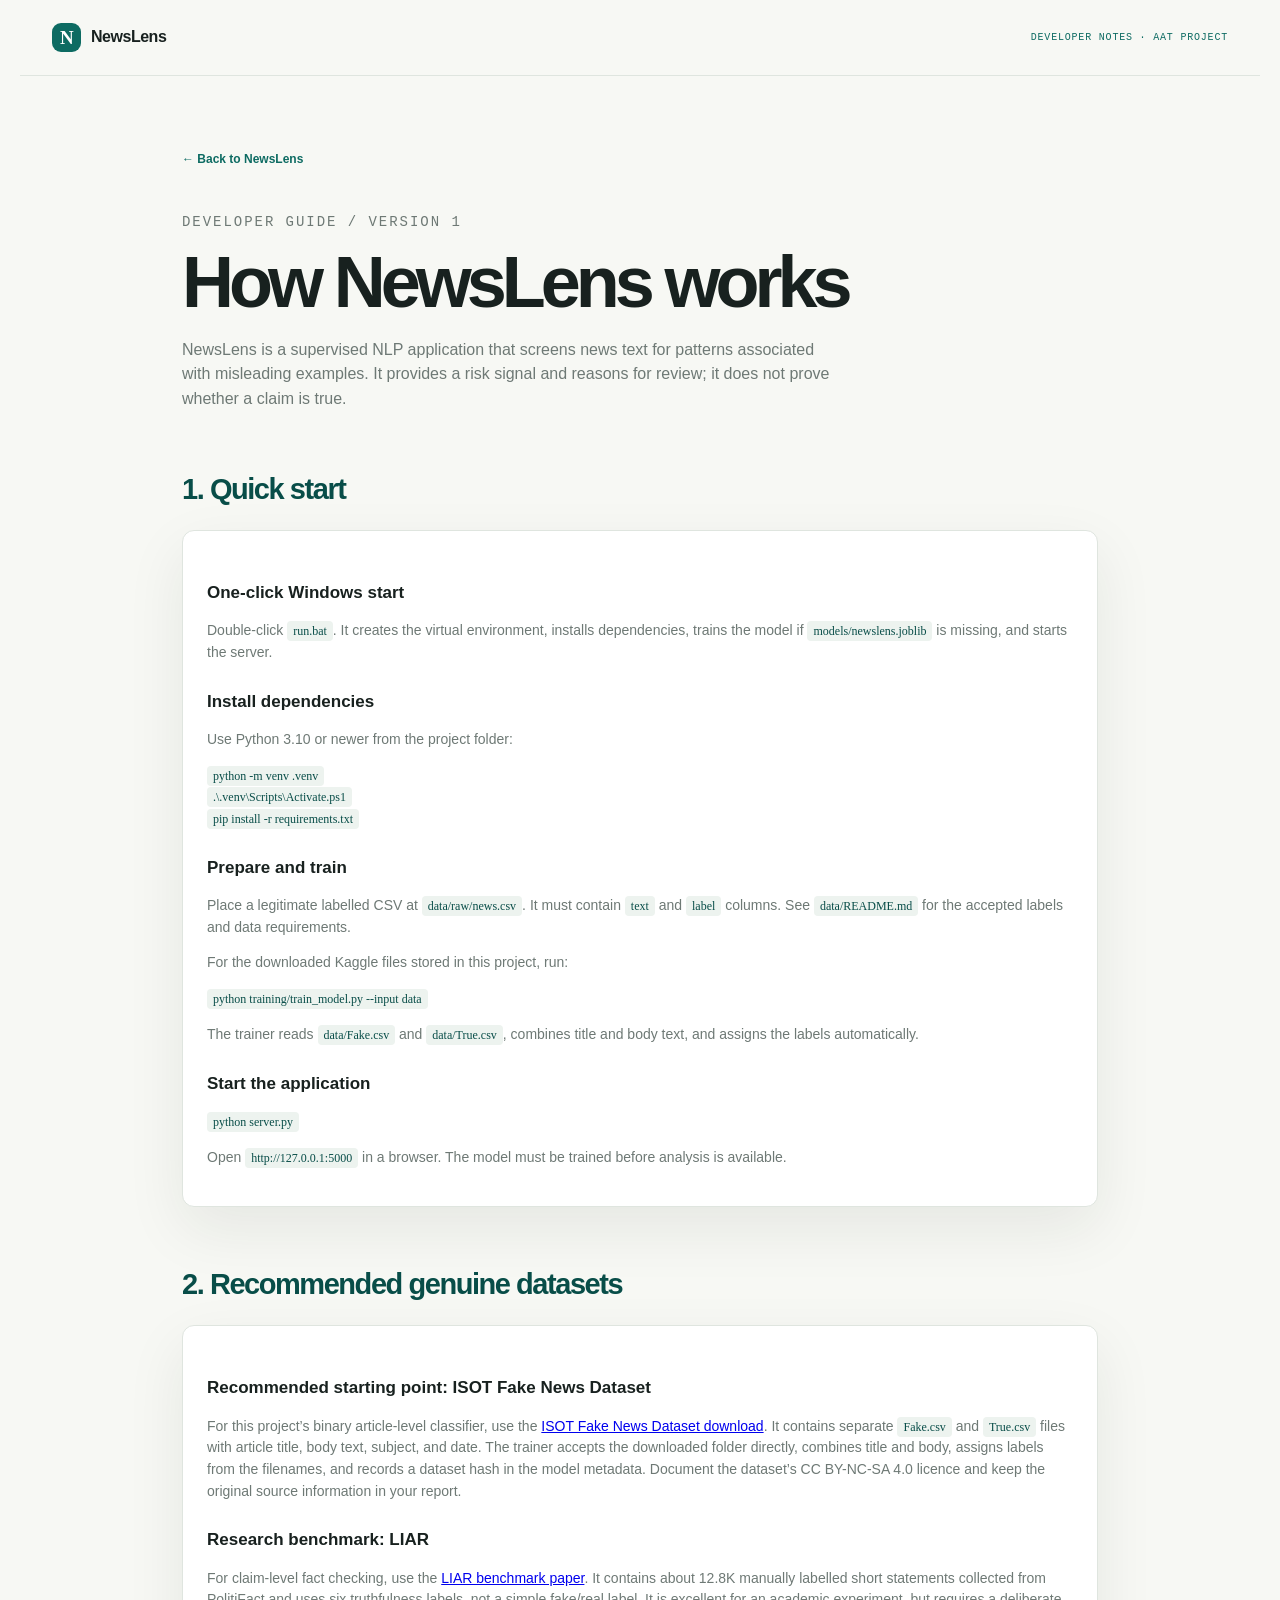
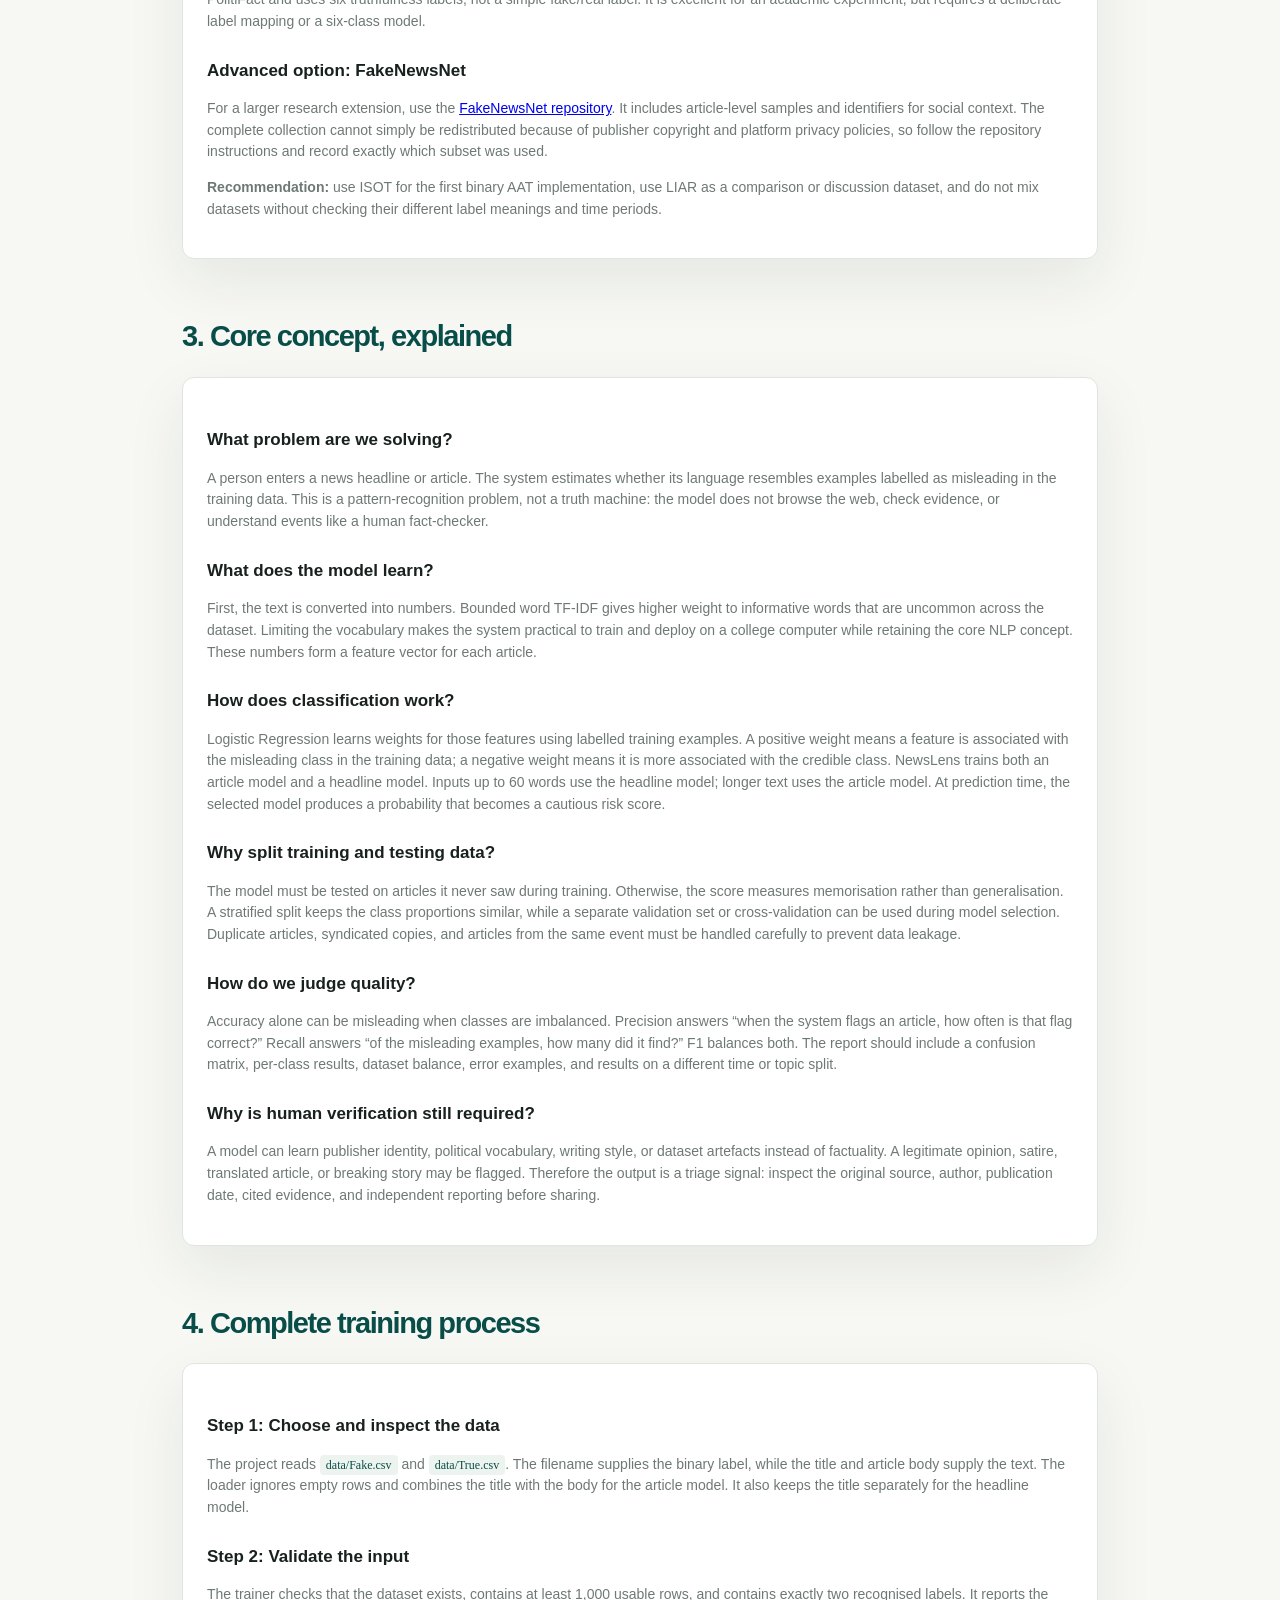
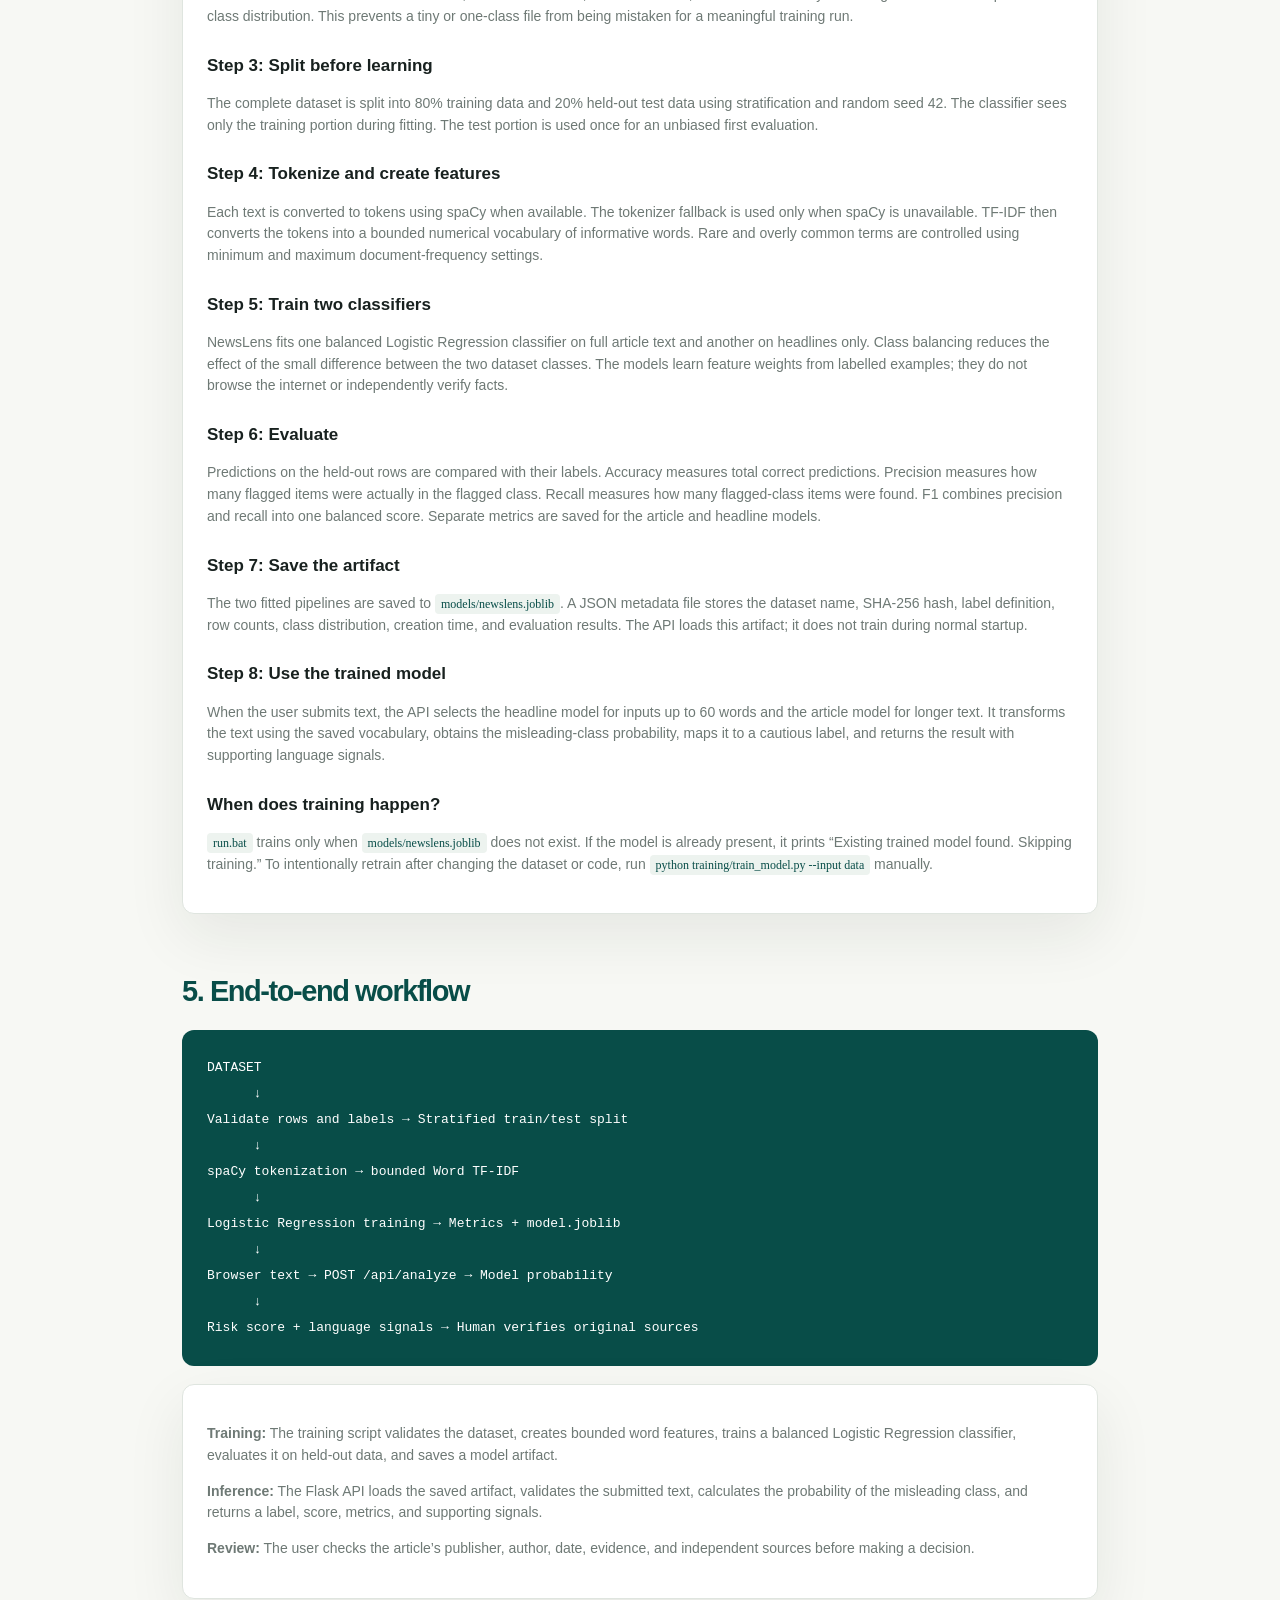
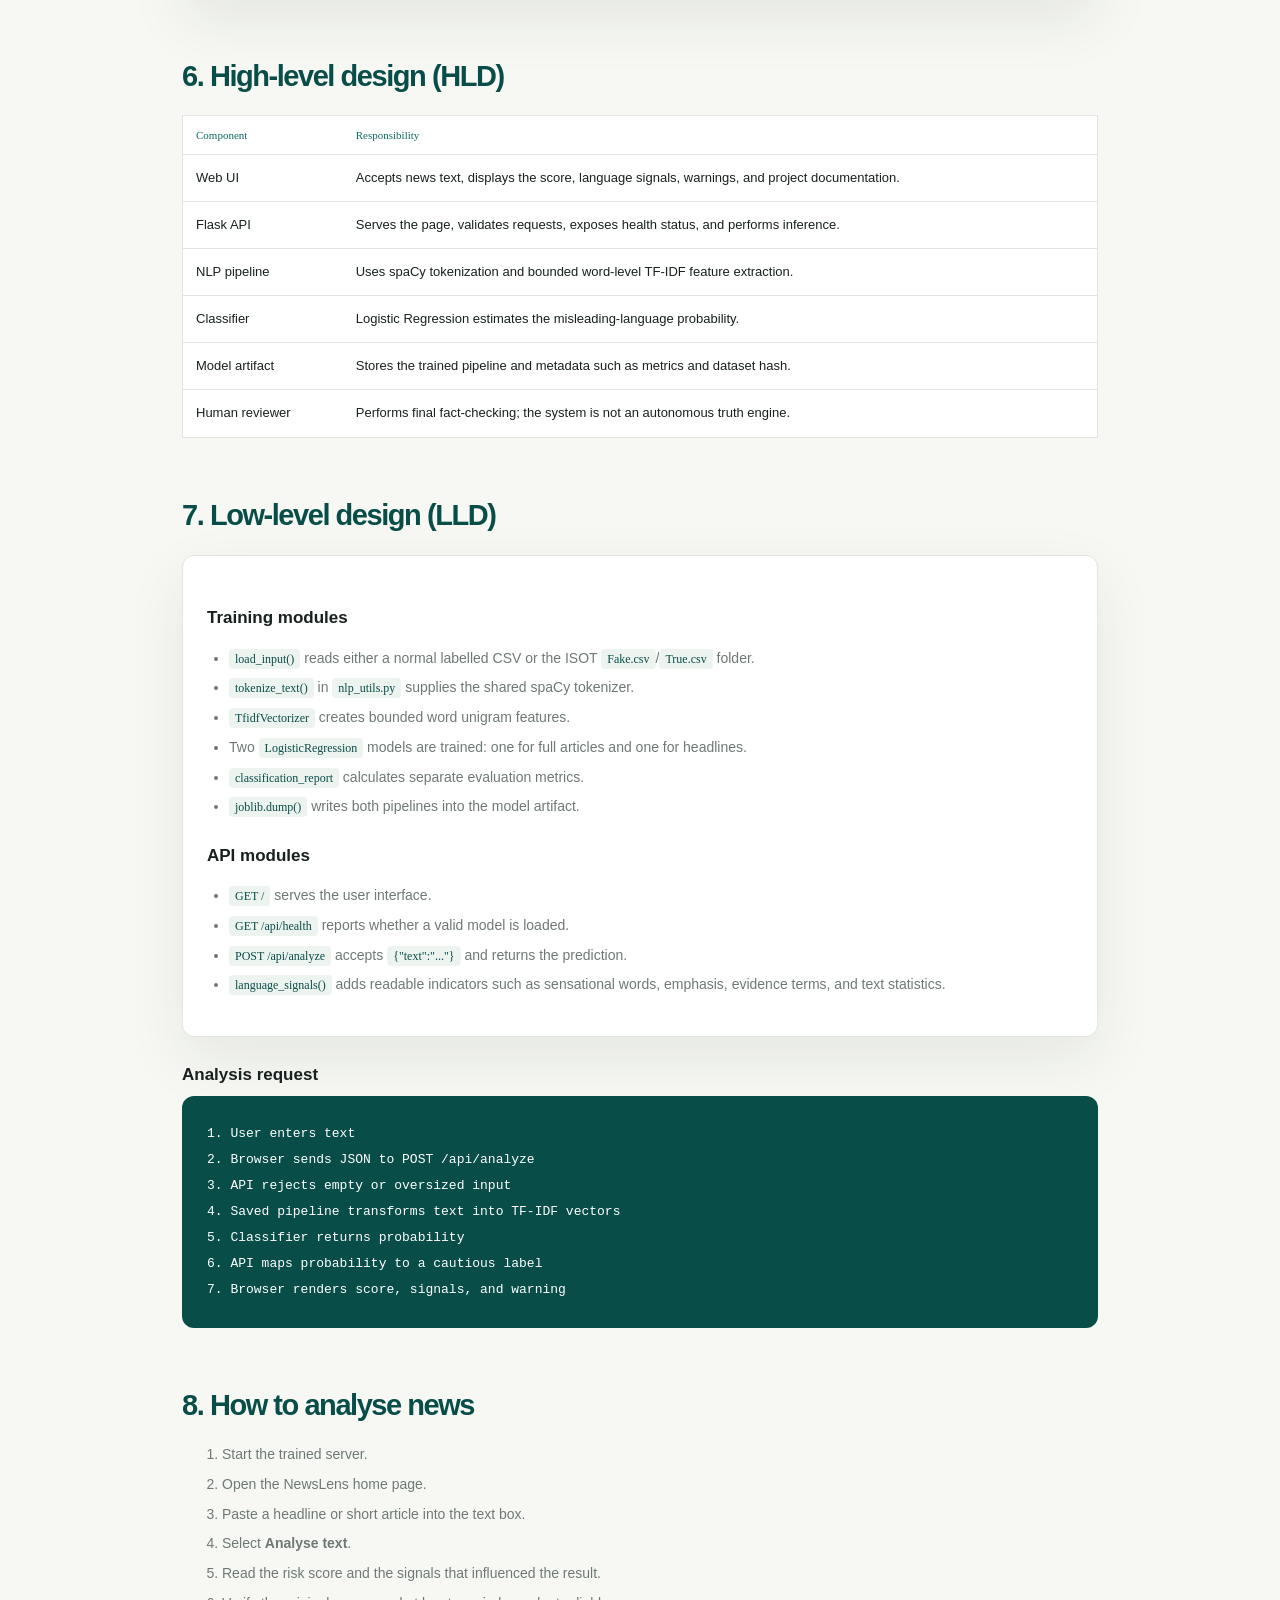
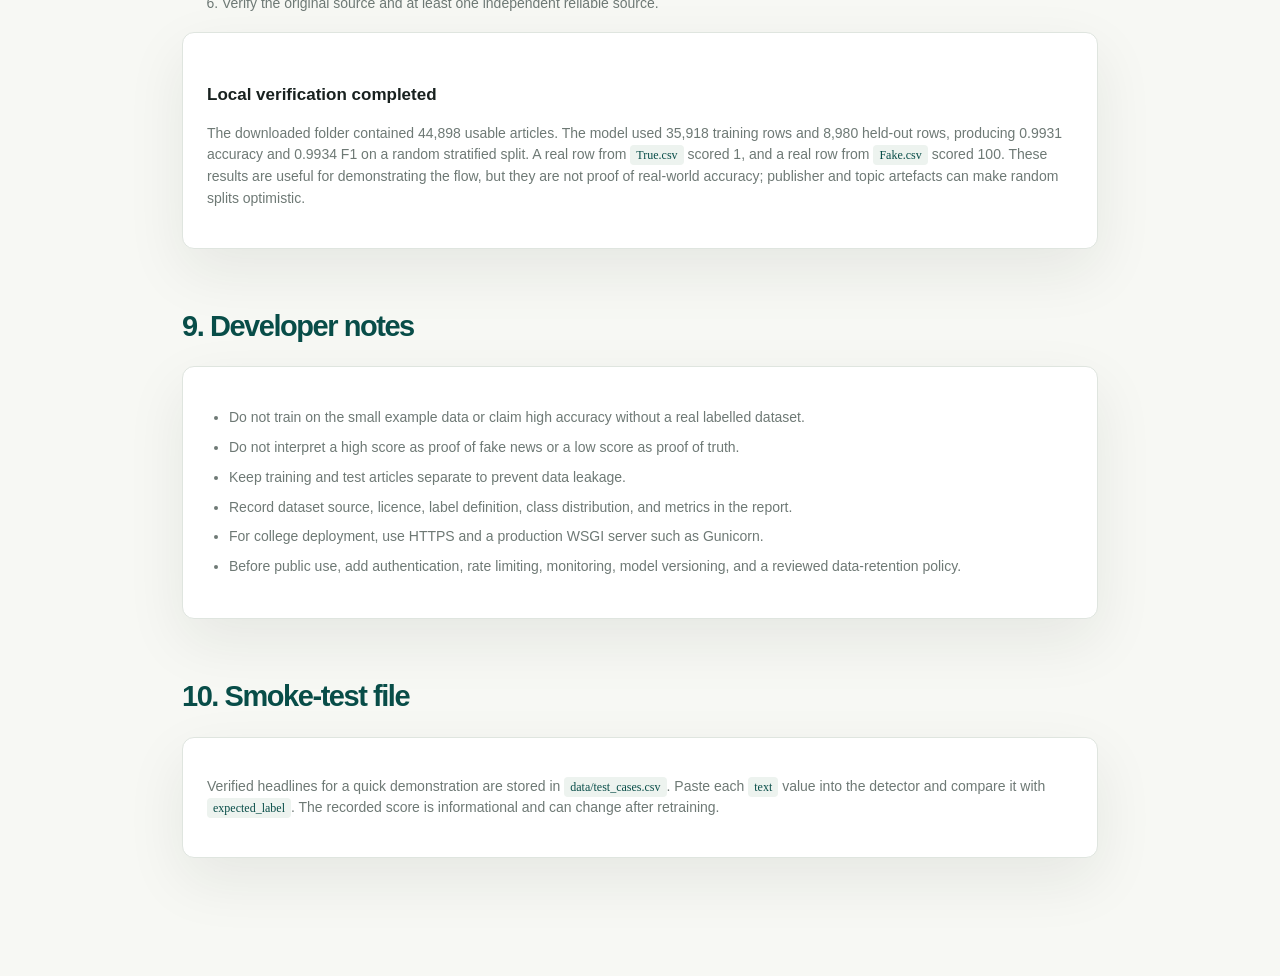
<file: developer-guide.html>
<!doctype html>
<html lang="en">
<head>
  <meta charset="utf-8">
  <meta name="viewport" content="width=device-width, initial-scale=1">
  <title>NewsLens | Developer Guide</title>
  <link rel="stylesheet" href="styles.css">
  <style>
    .guide{max-width:980px;margin:auto;padding:70px 32px 100px}.guide h1{font-size:clamp(42px,6vw,72px);line-height:1;letter-spacing:-.07em;margin:0 0 20px}.guide h2{font-size:29px;letter-spacing:-.05em;margin:55px 0 16px;color:var(--teal-dark)}.guide h3{font-size:17px;margin:25px 0 8px}.guide p,.guide li{font-size:14px;color:var(--muted)}.guide ul{padding-left:22px}.guide li{margin:8px 0}.guide .intro{max-width:650px;font-size:16px}.guide-card{background:#fff;border:1px solid var(--line);border-radius:12px;padding:24px;margin:18px 0;box-shadow:var(--shadow)}.diagram{background:var(--teal-dark);color:#fff;border-radius:12px;padding:25px;overflow:auto;font:13px/2 'DM Mono',monospace;white-space:pre}.guide table{width:100%;border-collapse:collapse;background:#fff;border:1px solid var(--line);font-size:13px}.guide th,.guide td{text-align:left;padding:13px;border-bottom:1px solid var(--line);vertical-align:top}.guide th{color:var(--teal);font:500 11px 'DM Mono'}.guide code{background:#edf3ef;color:var(--teal-dark);padding:3px 6px;border-radius:4px;font:12px 'DM Mono'}.guide .top-link{display:inline-block;margin-bottom:45px;color:var(--teal);font-size:12px;font-weight:700;text-decoration:none}
  </style>
</head>
<body>
  <header class="site-header">
    <a class="brand" href="index.html"><span class="brand-mark">N</span><span>NewsLens</span></a>
    <span class="course-tag">DEVELOPER NOTES · AAT PROJECT</span>
  </header>
  <main class="guide">
    <a class="top-link" href="index.html">← Back to NewsLens</a>
    <p class="eyebrow">DEVELOPER GUIDE / VERSION 1</p>
    <h1>How NewsLens works</h1>
    <p class="intro">NewsLens is a supervised NLP application that screens news text for patterns associated with misleading examples. It provides a risk signal and reasons for review; it does not prove whether a claim is true.</p>

    <h2>1. Quick start</h2>
    <div class="guide-card">
      <h3>One-click Windows start</h3>
      <p>Double-click <code>run.bat</code>. It creates the virtual environment, installs dependencies, trains the model if <code>models/newslens.joblib</code> is missing, and starts the server.</p>
      <h3>Install dependencies</h3>
      <p>Use Python 3.10 or newer from the project folder:</p>
      <p><code>python -m venv .venv</code><br><code>.\.venv\Scripts\Activate.ps1</code><br><code>pip install -r requirements.txt</code></p>
      <h3>Prepare and train</h3>
      <p>Place a legitimate labelled CSV at <code>data/raw/news.csv</code>. It must contain <code>text</code> and <code>label</code> columns. See <code>data/README.md</code> for the accepted labels and data requirements.</p>
      <p>For the downloaded Kaggle files stored in this project, run:</p>
      <p><code>python training/train_model.py --input data</code></p>
      <p>The trainer reads <code>data/Fake.csv</code> and <code>data/True.csv</code>, combines title and body text, and assigns the labels automatically.</p>
      <h3>Start the application</h3>
      <p><code>python server.py</code></p>
      <p>Open <code>http://127.0.0.1:5000</code> in a browser. The model must be trained before analysis is available.</p>
    </div>

    <h2>2. Recommended genuine datasets</h2>
    <div class="guide-card">
      <h3>Recommended starting point: ISOT Fake News Dataset</h3>
      <p>For this project’s binary article-level classifier, use the <a href="https://www.kaggle.com/datasets/clmentbisaillon/fake-and-real-news-dataset?resource=download" target="_blank" rel="noopener">ISOT Fake News Dataset download</a>. It contains separate <code>Fake.csv</code> and <code>True.csv</code> files with article title, body text, subject, and date. The trainer accepts the downloaded folder directly, combines title and body, assigns labels from the filenames, and records a dataset hash in the model metadata. Document the dataset’s CC BY-NC-SA 4.0 licence and keep the original source information in your report.</p>
      <h3>Research benchmark: LIAR</h3>
      <p>For claim-level fact checking, use the <a href="https://aclanthology.org/P17-2067/" target="_blank" rel="noopener">LIAR benchmark paper</a>. It contains about 12.8K manually labelled short statements collected from PolitiFact and uses six truthfulness labels, not a simple fake/real label. It is excellent for an academic experiment, but requires a deliberate label mapping or a six-class model.</p>
      <h3>Advanced option: FakeNewsNet</h3>
      <p>For a larger research extension, use the <a href="https://github.com/KaiDMML/FakeNewsNet" target="_blank" rel="noopener">FakeNewsNet repository</a>. It includes article-level samples and identifiers for social context. The complete collection cannot simply be redistributed because of publisher copyright and platform privacy policies, so follow the repository instructions and record exactly which subset was used.</p>
      <p><strong>Recommendation:</strong> use ISOT for the first binary AAT implementation, use LIAR as a comparison or discussion dataset, and do not mix datasets without checking their different label meanings and time periods.</p>
    </div>

    <h2>3. Core concept, explained</h2>
    <div class="guide-card">
      <h3>What problem are we solving?</h3>
      <p>A person enters a news headline or article. The system estimates whether its language resembles examples labelled as misleading in the training data. This is a pattern-recognition problem, not a truth machine: the model does not browse the web, check evidence, or understand events like a human fact-checker.</p>
      <h3>What does the model learn?</h3>
      <p>First, the text is converted into numbers. Bounded word TF-IDF gives higher weight to informative words that are uncommon across the dataset. Limiting the vocabulary makes the system practical to train and deploy on a college computer while retaining the core NLP concept. These numbers form a feature vector for each article.</p>
      <h3>How does classification work?</h3>
      <p>Logistic Regression learns weights for those features using labelled training examples. A positive weight means a feature is associated with the misleading class in the training data; a negative weight means it is more associated with the credible class. NewsLens trains both an article model and a headline model. Inputs up to 60 words use the headline model; longer text uses the article model. At prediction time, the selected model produces a probability that becomes a cautious risk score.</p>
      <h3>Why split training and testing data?</h3>
      <p>The model must be tested on articles it never saw during training. Otherwise, the score measures memorisation rather than generalisation. A stratified split keeps the class proportions similar, while a separate validation set or cross-validation can be used during model selection. Duplicate articles, syndicated copies, and articles from the same event must be handled carefully to prevent data leakage.</p>
      <h3>How do we judge quality?</h3>
      <p>Accuracy alone can be misleading when classes are imbalanced. Precision answers “when the system flags an article, how often is that flag correct?” Recall answers “of the misleading examples, how many did it find?” F1 balances both. The report should include a confusion matrix, per-class results, dataset balance, error examples, and results on a different time or topic split.</p>
      <h3>Why is human verification still required?</h3>
      <p>A model can learn publisher identity, political vocabulary, writing style, or dataset artefacts instead of factuality. A legitimate opinion, satire, translated article, or breaking story may be flagged. Therefore the output is a triage signal: inspect the original source, author, publication date, cited evidence, and independent reporting before sharing.</p>
    </div>

    <h2>4. Complete training process</h2>
    <div class="guide-card">
      <h3>Step 1: Choose and inspect the data</h3>
      <p>The project reads <code>data/Fake.csv</code> and <code>data/True.csv</code>. The filename supplies the binary label, while the title and article body supply the text. The loader ignores empty rows and combines the title with the body for the article model. It also keeps the title separately for the headline model.</p>
      <h3>Step 2: Validate the input</h3>
      <p>The trainer checks that the dataset exists, contains at least 1,000 usable rows, and contains exactly two recognised labels. It reports the class distribution. This prevents a tiny or one-class file from being mistaken for a meaningful training run.</p>
      <h3>Step 3: Split before learning</h3>
      <p>The complete dataset is split into 80% training data and 20% held-out test data using stratification and random seed 42. The classifier sees only the training portion during fitting. The test portion is used once for an unbiased first evaluation.</p>
      <h3>Step 4: Tokenize and create features</h3>
      <p>Each text is converted to tokens using spaCy when available. The tokenizer fallback is used only when spaCy is unavailable. TF-IDF then converts the tokens into a bounded numerical vocabulary of informative words. Rare and overly common terms are controlled using minimum and maximum document-frequency settings.</p>
      <h3>Step 5: Train two classifiers</h3>
      <p>NewsLens fits one balanced Logistic Regression classifier on full article text and another on headlines only. Class balancing reduces the effect of the small difference between the two dataset classes. The models learn feature weights from labelled examples; they do not browse the internet or independently verify facts.</p>
      <h3>Step 6: Evaluate</h3>
      <p>Predictions on the held-out rows are compared with their labels. Accuracy measures total correct predictions. Precision measures how many flagged items were actually in the flagged class. Recall measures how many flagged-class items were found. F1 combines precision and recall into one balanced score. Separate metrics are saved for the article and headline models.</p>
      <h3>Step 7: Save the artifact</h3>
      <p>The two fitted pipelines are saved to <code>models/newslens.joblib</code>. A JSON metadata file stores the dataset name, SHA-256 hash, label definition, row counts, class distribution, creation time, and evaluation results. The API loads this artifact; it does not train during normal startup.</p>
      <h3>Step 8: Use the trained model</h3>
      <p>When the user submits text, the API selects the headline model for inputs up to 60 words and the article model for longer text. It transforms the text using the saved vocabulary, obtains the misleading-class probability, maps it to a cautious label, and returns the result with supporting language signals.</p>
      <h3>When does training happen?</h3>
      <p><code>run.bat</code> trains only when <code>models/newslens.joblib</code> does not exist. If the model is already present, it prints “Existing trained model found. Skipping training.” To intentionally retrain after changing the dataset or code, run <code>python training/train_model.py --input data</code> manually.</p>
    </div>

    <h2>5. End-to-end workflow</h2>
    <div class="diagram">DATASET
      ↓
Validate rows and labels → Stratified train/test split
      ↓
spaCy tokenization → bounded Word TF-IDF
      ↓
Logistic Regression training → Metrics + model.joblib
      ↓
Browser text → POST /api/analyze → Model probability
      ↓
Risk score + language signals → Human verifies original sources</div>
    <div class="guide-card"><p><strong>Training:</strong> The training script validates the dataset, creates bounded word features, trains a balanced Logistic Regression classifier, evaluates it on held-out data, and saves a model artifact.</p><p><strong>Inference:</strong> The Flask API loads the saved artifact, validates the submitted text, calculates the probability of the misleading class, and returns a label, score, metrics, and supporting signals.</p><p><strong>Review:</strong> The user checks the article’s publisher, author, date, evidence, and independent sources before making a decision.</p></div>

    <h2>6. High-level design (HLD)</h2>
    <table><thead><tr><th>Component</th><th>Responsibility</th></tr></thead><tbody>
      <tr><td>Web UI</td><td>Accepts news text, displays the score, language signals, warnings, and project documentation.</td></tr>
      <tr><td>Flask API</td><td>Serves the page, validates requests, exposes health status, and performs inference.</td></tr>
      <tr><td>NLP pipeline</td><td>Uses spaCy tokenization and bounded word-level TF-IDF feature extraction.</td></tr>
      <tr><td>Classifier</td><td>Logistic Regression estimates the misleading-language probability.</td></tr>
      <tr><td>Model artifact</td><td>Stores the trained pipeline and metadata such as metrics and dataset hash.</td></tr>
      <tr><td>Human reviewer</td><td>Performs final fact-checking; the system is not an autonomous truth engine.</td></tr>
    </tbody></table>

    <h2>7. Low-level design (LLD)</h2>
    <div class="guide-card">
      <h3>Training modules</h3>
      <ul><li><code>load_input()</code> reads either a normal labelled CSV or the ISOT <code>Fake.csv</code>/<code>True.csv</code> folder.</li><li><code>tokenize_text()</code> in <code>nlp_utils.py</code> supplies the shared spaCy tokenizer.</li><li><code>TfidfVectorizer</code> creates bounded word unigram features.</li><li>Two <code>LogisticRegression</code> models are trained: one for full articles and one for headlines.</li><li><code>classification_report</code> calculates separate evaluation metrics.</li><li><code>joblib.dump()</code> writes both pipelines into the model artifact.</li></ul>
      <h3>API modules</h3>
      <ul><li><code>GET /</code> serves the user interface.</li><li><code>GET /api/health</code> reports whether a valid model is loaded.</li><li><code>POST /api/analyze</code> accepts <code>{"text":"..."}</code> and returns the prediction.</li><li><code>language_signals()</code> adds readable indicators such as sensational words, emphasis, evidence terms, and text statistics.</li></ul>
    </div>
    <h3>Analysis request</h3>
    <div class="diagram">1. User enters text
2. Browser sends JSON to POST /api/analyze
3. API rejects empty or oversized input
4. Saved pipeline transforms text into TF-IDF vectors
5. Classifier returns probability
6. API maps probability to a cautious label
7. Browser renders score, signals, and warning</div>

    <h2>8. How to analyse news</h2>
    <ol><li>Start the trained server.</li><li>Open the NewsLens home page.</li><li>Paste a headline or short article into the text box.</li><li>Select <strong>Analyse text</strong>.</li><li>Read the risk score and the signals that influenced the result.</li><li>Verify the original source and at least one independent reliable source.</li></ol>

    <div class="guide-card"><h3>Local verification completed</h3><p>The downloaded folder contained 44,898 usable articles. The model used 35,918 training rows and 8,980 held-out rows, producing 0.9931 accuracy and 0.9934 F1 on a random stratified split. A real row from <code>True.csv</code> scored 1, and a real row from <code>Fake.csv</code> scored 100. These results are useful for demonstrating the flow, but they are not proof of real-world accuracy; publisher and topic artefacts can make random splits optimistic.</p></div>

    <h2>9. Developer notes</h2>
    <div class="guide-card"><ul><li>Do not train on the small example data or claim high accuracy without a real labelled dataset.</li><li>Do not interpret a high score as proof of fake news or a low score as proof of truth.</li><li>Keep training and test articles separate to prevent data leakage.</li><li>Record dataset source, licence, label definition, class distribution, and metrics in the report.</li><li>For college deployment, use HTTPS and a production WSGI server such as Gunicorn.</li><li>Before public use, add authentication, rate limiting, monitoring, model versioning, and a reviewed data-retention policy.</li></ul></div>
    <h2>10. Smoke-test file</h2>
    <div class="guide-card"><p>Verified headlines for a quick demonstration are stored in <code>data/test_cases.csv</code>. Paste each <code>text</code> value into the detector and compare it with <code>expected_label</code>. The recorded score is informational and can change after retraining.</p></div>
  </main>
</body>
</html>
</file>
<file: styles.css>
:root{--ink:#18211f;--muted:#6e7975;--paper:#f7f8f4;--card:#fff;--line:#dfe5df;--teal:#0d6b62;--teal-dark:#084d48;--orange:#f06d4f;--yellow:#f3c65c;--shadow:0 22px 60px rgba(24,33,31,.08)}
*{box-sizing:border-box}html{scroll-behavior:smooth}body{margin:0;background:var(--paper);color:var(--ink);font-family:Manrope,Arial,sans-serif;line-height:1.55}.page-wrap{max-width:1180px;margin:auto;padding-left:32px;padding-right:32px}.site-header{height:76px;display:flex;align-items:center;justify-content:space-between;max-width:1240px;margin:auto;padding:0 32px;border-bottom:1px solid var(--line)}.brand{display:flex;align-items:center;gap:10px;text-decoration:none;color:var(--ink);font-weight:800;letter-spacing:-.03em}.brand-mark{display:grid;place-items:center;width:29px;height:29px;border-radius:9px;background:var(--teal);color:#fff;font-family:Georgia,serif;font-size:19px}.site-header nav{display:flex;gap:28px}.site-header nav a,.text-link{color:var(--muted);text-decoration:none;font-size:12px;font-weight:700}.site-header nav a:hover,.text-link:hover{color:var(--teal)}.course-tag{font:500 10px 'DM Mono',monospace;color:var(--teal);letter-spacing:.08em}.hero{min-height:505px;display:grid;grid-template-columns:1.1fr .9fr;gap:80px;align-items:center;padding-top:70px;padding-bottom:68px}.eyebrow{margin:0 0 16px;color:var(--teal);font:500 11px 'DM Mono',monospace;letter-spacing:.14em}.hero h1{font-size:clamp(52px,7vw,86px);line-height:.98;letter-spacing:-.075em;margin:0 0 25px;font-weight:800}.hero h1 em{font-family:Georgia,serif;font-weight:400;color:var(--orange);letter-spacing:-.06em}.hero-text{max-width:525px;color:var(--muted);font-size:16px}.hero-actions{display:flex;align-items:center;gap:26px;margin-top:32px}.button{border:0;border-radius:7px;padding:14px 18px;font:700 12px Manrope;cursor:pointer}.button-primary{background:var(--teal);color:white;box-shadow:0 8px 18px rgba(13,107,98,.17)}.button-primary:hover{background:var(--teal-dark);transform:translateY(-1px)}.button span{font-size:16px;margin-left:13px}.hero-card{min-height:310px;border-radius:18px;background:var(--teal-dark);color:#fff;padding:34px;position:relative;overflow:hidden;box-shadow:var(--shadow)}.hero-card:after{content:"";position:absolute;width:240px;height:240px;border-radius:50%;right:-85px;top:-90px;border:1px solid rgba(255,255,255,.13);box-shadow:0 0 0 35px rgba(255,255,255,.025),0 0 0 70px rgba(255,255,255,.025)}.orb{width:92px;height:92px;display:grid;place-items:center;border:1px solid rgba(255,255,255,.4);border-radius:50%;margin-bottom:45px;font:500 16px 'DM Mono';color:#f3c65c}.hero-stat{border-top:1px solid rgba(255,255,255,.2);padding:15px 0 0;margin-top:14px;display:flex;justify-content:space-between;gap:15px}.hero-stat span{font:10px 'DM Mono';color:#a6c5bf}.hero-stat strong{font-size:12px;font-weight:600}.detector-section{padding-top:70px;padding-bottom:110px}.section-heading{display:flex;justify-content:space-between;align-items:end;gap:30px;margin-bottom:32px}.section-heading h2,.ethics-copy h2,.report-section h2{font-size:42px;line-height:1.05;letter-spacing:-.06em;margin:0}.section-note{max-width:300px;color:var(--muted);font-size:13px;margin:0}.detector-grid{display:grid;grid-template-columns:1fr 1fr;gap:18px}.panel{background:var(--card);border:1px solid var(--line);border-radius:14px;box-shadow:var(--shadow)}.input-panel{padding:25px}.input-panel label{display:flex;justify-content:space-between;color:var(--muted);font:500 10px 'DM Mono';letter-spacing:.1em}.input-panel label span{color:#a0aaa5}textarea{width:100%;min-height:250px;resize:vertical;border:0;border-bottom:1px solid var(--line);outline:0;padding:18px 0 14px;color:var(--ink);font:16px/1.65 Manrope;background:transparent}textarea:focus{border-color:var(--teal)}.input-footer{display:flex;align-items:center;justify-content:space-between;padding-top:19px}.privacy-note{font-size:11px;color:var(--muted)}.status-dot{display:inline-block;width:7px;height:7px;background:#61b48d;border-radius:50%;margin-right:6px}.sample-row{display:flex;align-items:center;gap:7px;flex-wrap:wrap;margin-top:23px;font-size:11px;color:var(--muted)}.sample-row button{border:1px solid var(--line);background:#fff;color:var(--teal);border-radius:20px;padding:6px 10px;cursor:pointer;font-size:10px}.sample-row button:hover{background:#eef6f3}.result-panel{padding:25px;display:flex;flex-direction:column}.result-top{display:flex;justify-content:space-between}.confidence-badge{color:var(--teal);background:#e9f5f1;border-radius:4px;padding:5px 8px;font:500 9px 'DM Mono'}.result-main{display:flex;align-items:center;gap:25px;padding:37px 0 28px}.score-ring{--score:0deg;width:124px;height:124px;flex:none;border-radius:50%;display:grid;place-content:center;text-align:center;background:conic-gradient(var(--orange) var(--score),#e8eee9 0);position:relative}.score-ring:after{content:"";position:absolute;inset:9px;background:#fff;border-radius:50%;z-index:0}.score-ring strong,.score-ring span{z-index:1;position:relative}.score-ring strong{font-size:34px;letter-spacing:-.06em;line-height:1}.score-ring span{font:9px 'DM Mono';color:var(--muted);margin-top:5px}.score-ring[data-level=low]{background:conic-gradient(#60ae87 var(--score),#e8eee9 0)}.score-ring[data-level=medium]{background:conic-gradient(var(--yellow) var(--score),#e8eee9 0)}.result-label{font-size:20px;font-weight:800;letter-spacing:-.04em;margin:0 0 7px}.result-description{font-size:12px;color:var(--muted);margin:0}.signal-list{border-top:1px solid var(--line)}.signal{display:flex;align-items:center;gap:12px;padding:13px 0;border-bottom:1px solid var(--line)}.signal-icon{width:22px;height:22px;border-radius:50%;display:grid;place-items:center;font-weight:800;font-size:12px}.signal-risk .signal-icon{background:#fff0eb;color:var(--orange)}.signal-good .signal-icon{background:#e8f5ef;color:#4c9a78}.signal-neutral .signal-icon{background:#eff2f0;color:#7b8581}.signal strong,.signal small{display:block}.signal strong{font-size:12px}.signal small{color:var(--muted);font-size:11px}.empty-signal{font-size:12px;color:var(--muted);padding:20px 0}.result-disclaimer{font-size:10px;color:#89938f;margin-top:auto;padding-top:22px}.process-section{padding-top:90px;padding-bottom:110px}.pipeline{display:grid;grid-template-columns:repeat(4,1fr);border-top:1px solid var(--line);border-bottom:1px solid var(--line)}.pipeline-step{padding:25px 20px 28px 0;margin-right:20px;border-right:1px solid var(--line);position:relative}.pipeline-step:last-child{border:0}.step-number{color:var(--orange);font:500 11px 'DM Mono'}.step-icon{font:28px Georgia,serif;color:var(--teal);margin:28px 0 10px}.pipeline h3{margin:0 0 8px;font-size:15px}.pipeline p{color:var(--muted);font-size:12px;min-height:58px;margin:0 0 18px}.pipeline code{color:var(--teal);font:10px 'DM Mono'}.architecture{margin-top:30px;padding:25px;display:flex;align-items:center;gap:40px}.architecture-title{min-width:230px}.architecture-title .eyebrow{margin-bottom:7px}.architecture-title h3{margin:0;font-size:17px}.architecture-flow{display:flex;justify-content:space-between;align-items:center;width:100%;gap:15px;font-size:11px;font-weight:700}.architecture-flow span{background:#eff5f1;padding:11px 13px;border-radius:6px;text-align:center}.architecture-flow b{color:var(--orange)}.vocab-section{padding-bottom:110px}.vocab-grid{display:grid;grid-template-columns:repeat(4,1fr);gap:12px}.vocab-card{padding:21px;background:#edf3ef;border-radius:9px;min-height:128px}.vocab-card span{color:var(--teal);font:500 13px 'DM Mono'}.vocab-card p{font-size:11px;color:var(--muted);margin:13px 0 0}.ethics-section{background:var(--teal-dark);color:white;max-width:none;padding:90px max(32px,calc((100vw - 1116px)/2));display:grid;grid-template-columns:1fr 1fr;gap:100px}.ethics-copy .eyebrow{color:#9fd2c9}.ethics-copy h2{max-width:470px}.ethics-copy>p:last-child{color:#b7cfca;max-width:490px;font-size:13px;margin-top:25px}.ethics-list{border-top:1px solid rgba(255,255,255,.25)}.ethics-list div{display:flex;gap:18px;padding:21px 0;border-bottom:1px solid rgba(255,255,255,.25)}.ethics-list span{color:#f3c65c;font:11px 'DM Mono'}.ethics-list p{margin:0;color:#b7cfca;font-size:12px}.ethics-list strong{color:#fff}.report-section{padding-top:95px;padding-bottom:95px;display:grid;grid-template-columns:.85fr 1.15fr;gap:90px;align-items:center}.report-section h2{font-size:37px}.report-section p:last-child{font-size:13px;color:var(--muted);max-width:410px}.rubric-grid{display:grid;grid-template-columns:repeat(3,1fr);gap:10px}.rubric-grid div{background:#fff;border:1px solid var(--line);border-radius:8px;padding:18px}.rubric-grid strong{display:block;font:500 25px 'DM Mono';color:var(--orange)}.rubric-grid span{font-size:10px;color:var(--muted)}.site-footer{border-top:1px solid var(--line);padding-top:20px;padding-bottom:30px;display:flex;justify-content:space-between;color:#929c98;font:10px 'DM Mono'}
@media(max-width:800px){.site-header nav{display:none}.course-tag{font-size:8px}.hero,.detector-grid,.ethics-section,.report-section{grid-template-columns:1fr;gap:35px}.hero{padding-top:50px}.section-heading{display:block}.section-note{margin-top:15px}.pipeline{grid-template-columns:1fr 1fr}.pipeline-step:nth-child(2){border-right:0}.architecture{display:block}.architecture-flow{margin-top:20px;flex-wrap:wrap}.vocab-grid{grid-template-columns:1fr 1fr}.report-section{gap:30px}.site-footer{display:block}.site-footer span{display:block;margin-bottom:8px}}
@media(max-width:480px){.page-wrap{padding-left:20px;padding-right:20px}.site-header{padding:0 20px}.hero h1{font-size:58px}.hero-actions{align-items:flex-start;flex-direction:column;gap:18px}.input-footer{align-items:flex-start;flex-direction:column;gap:15px}.pipeline,.vocab-grid{grid-template-columns:1fr}.pipeline-step{border-right:0;border-bottom:1px solid var(--line);margin:0;padding-right:0}.architecture-flow{display:block}.architecture-flow span,.architecture-flow b{display:block;margin:6px 0;text-align:center}.architecture-flow b{transform:rotate(90deg)}}
</file>
